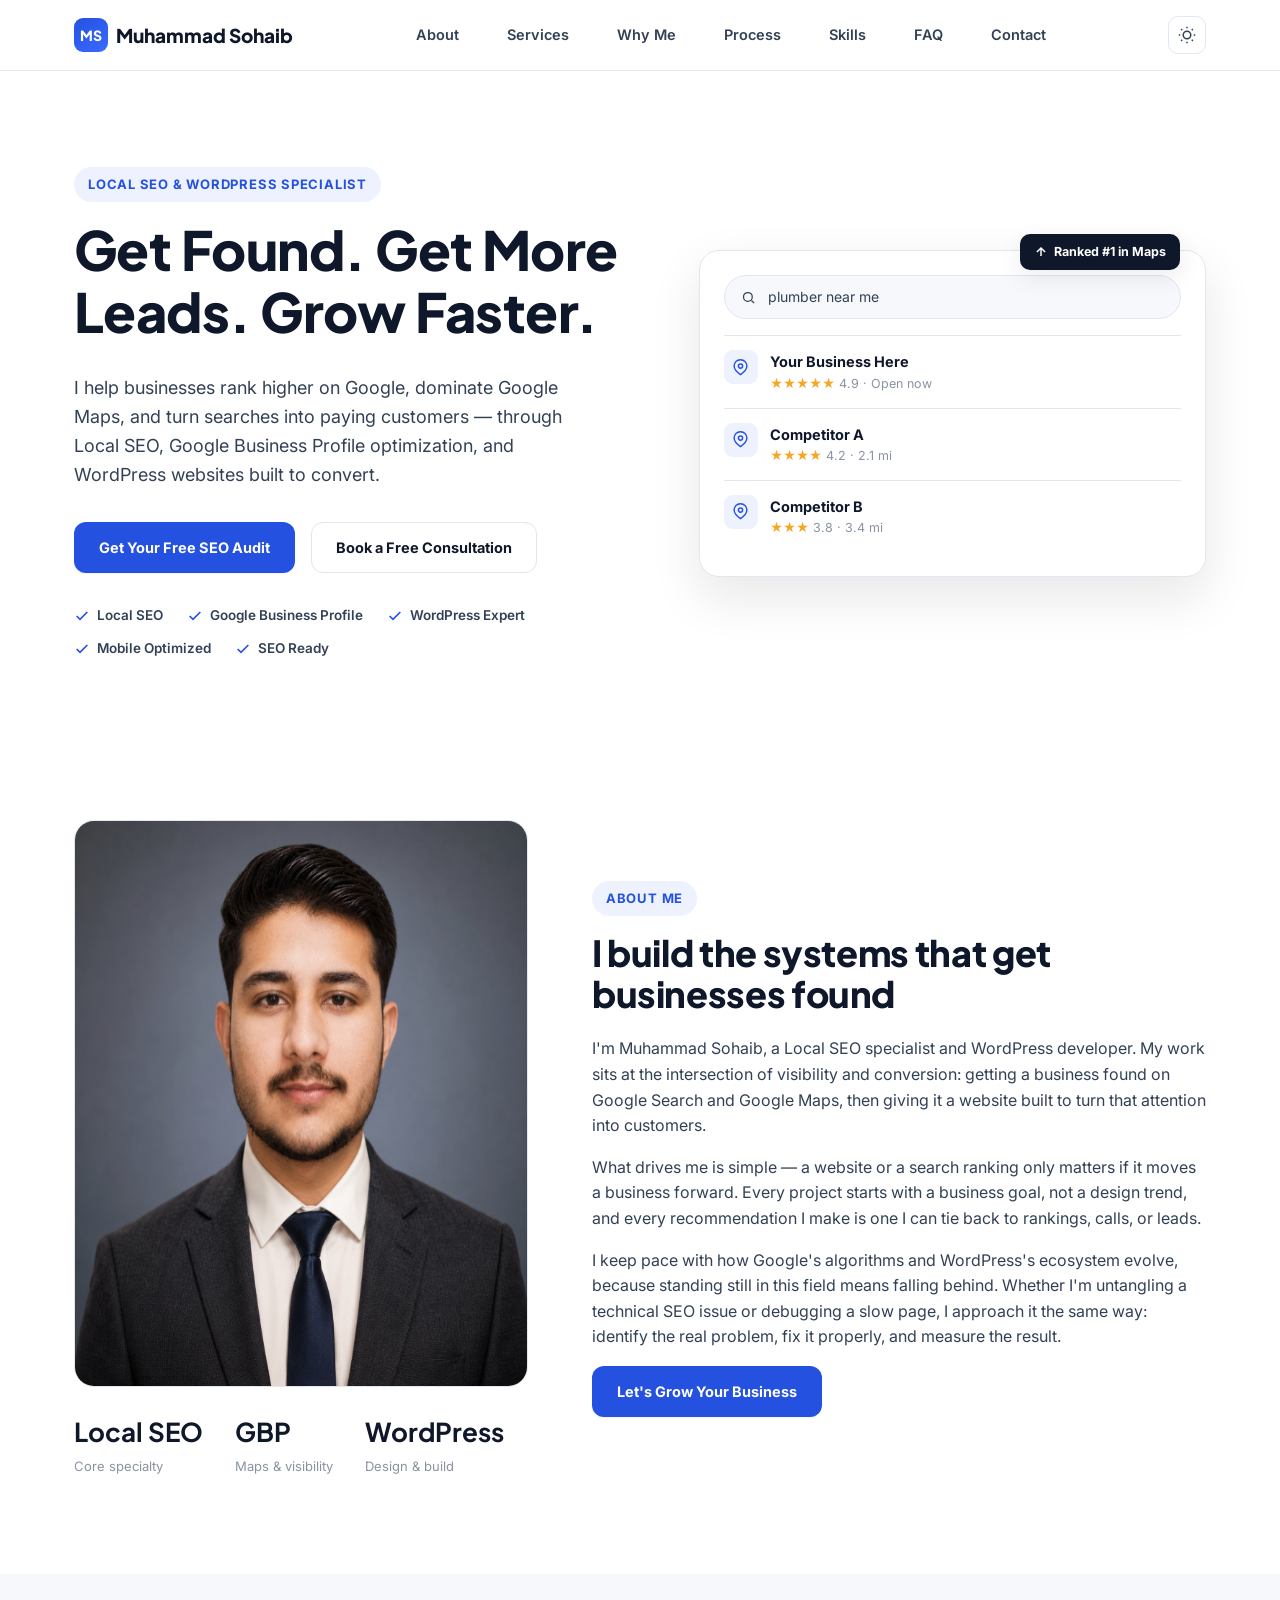
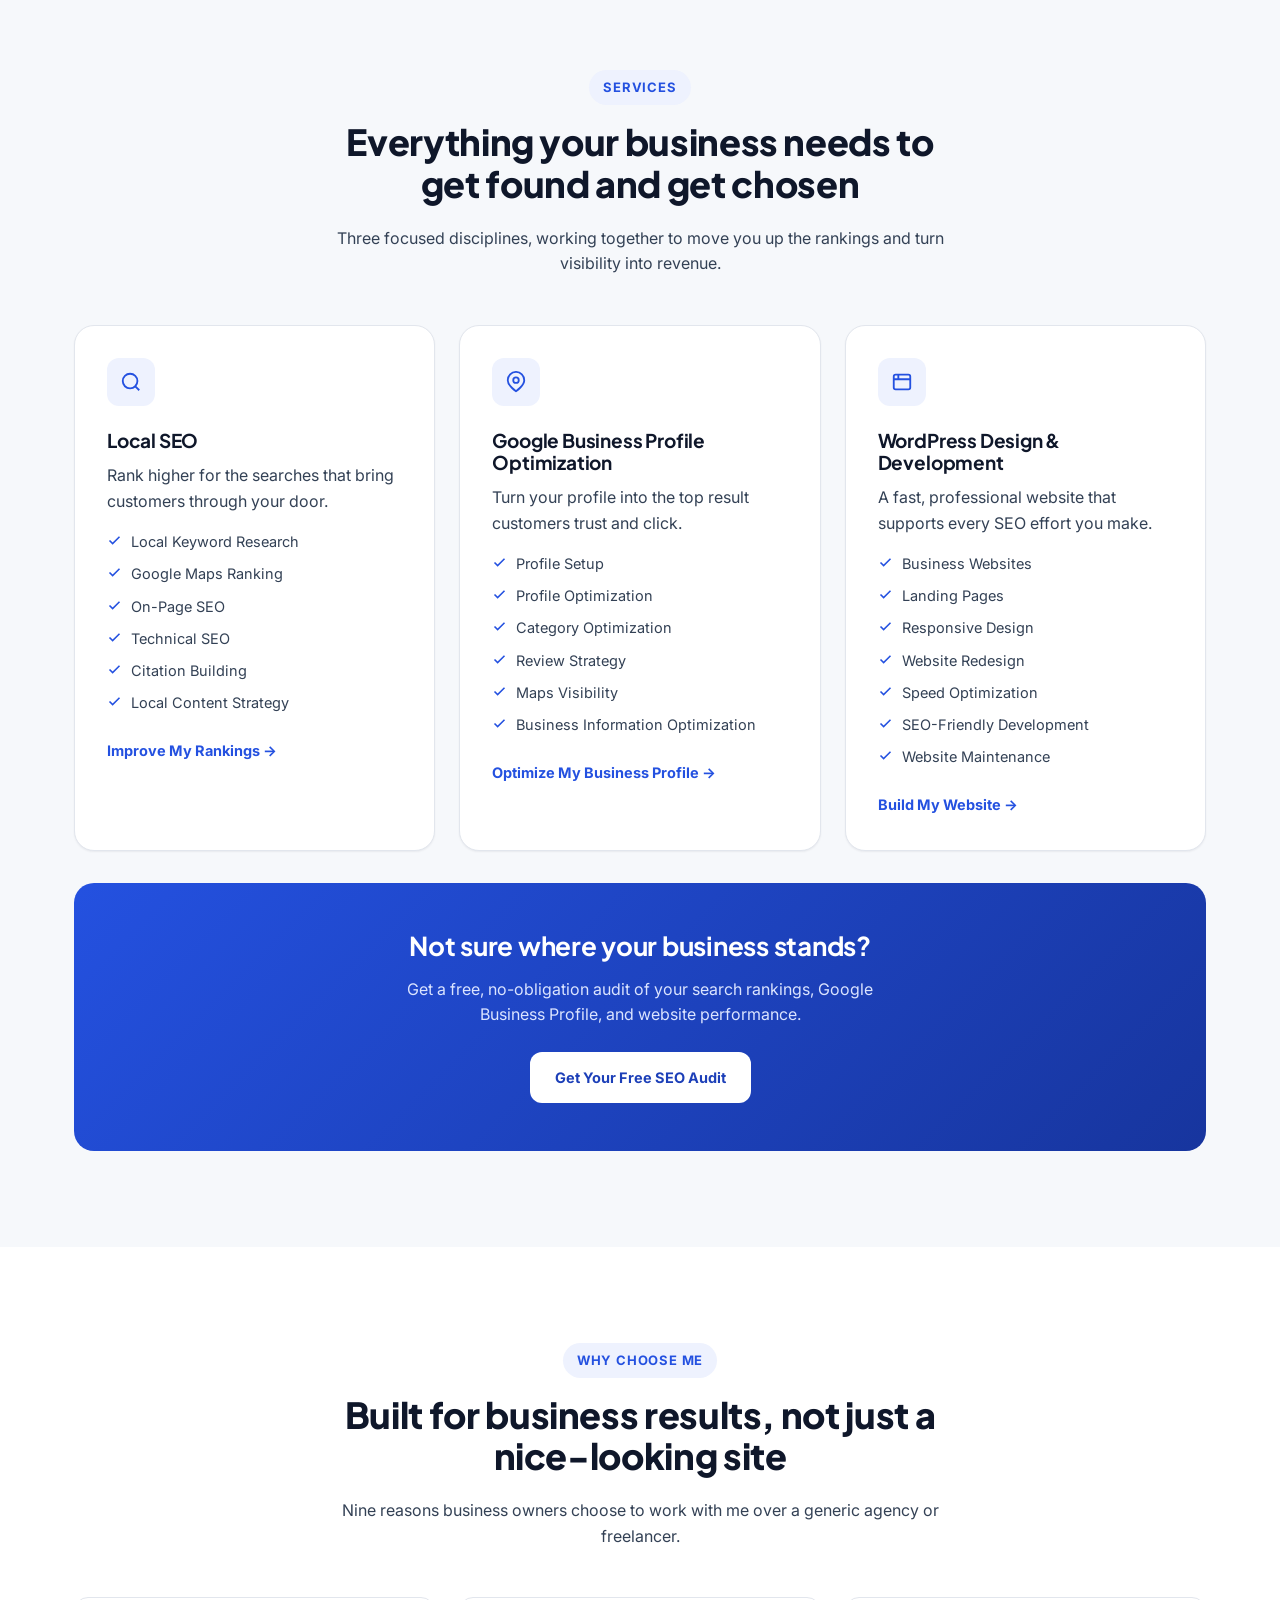
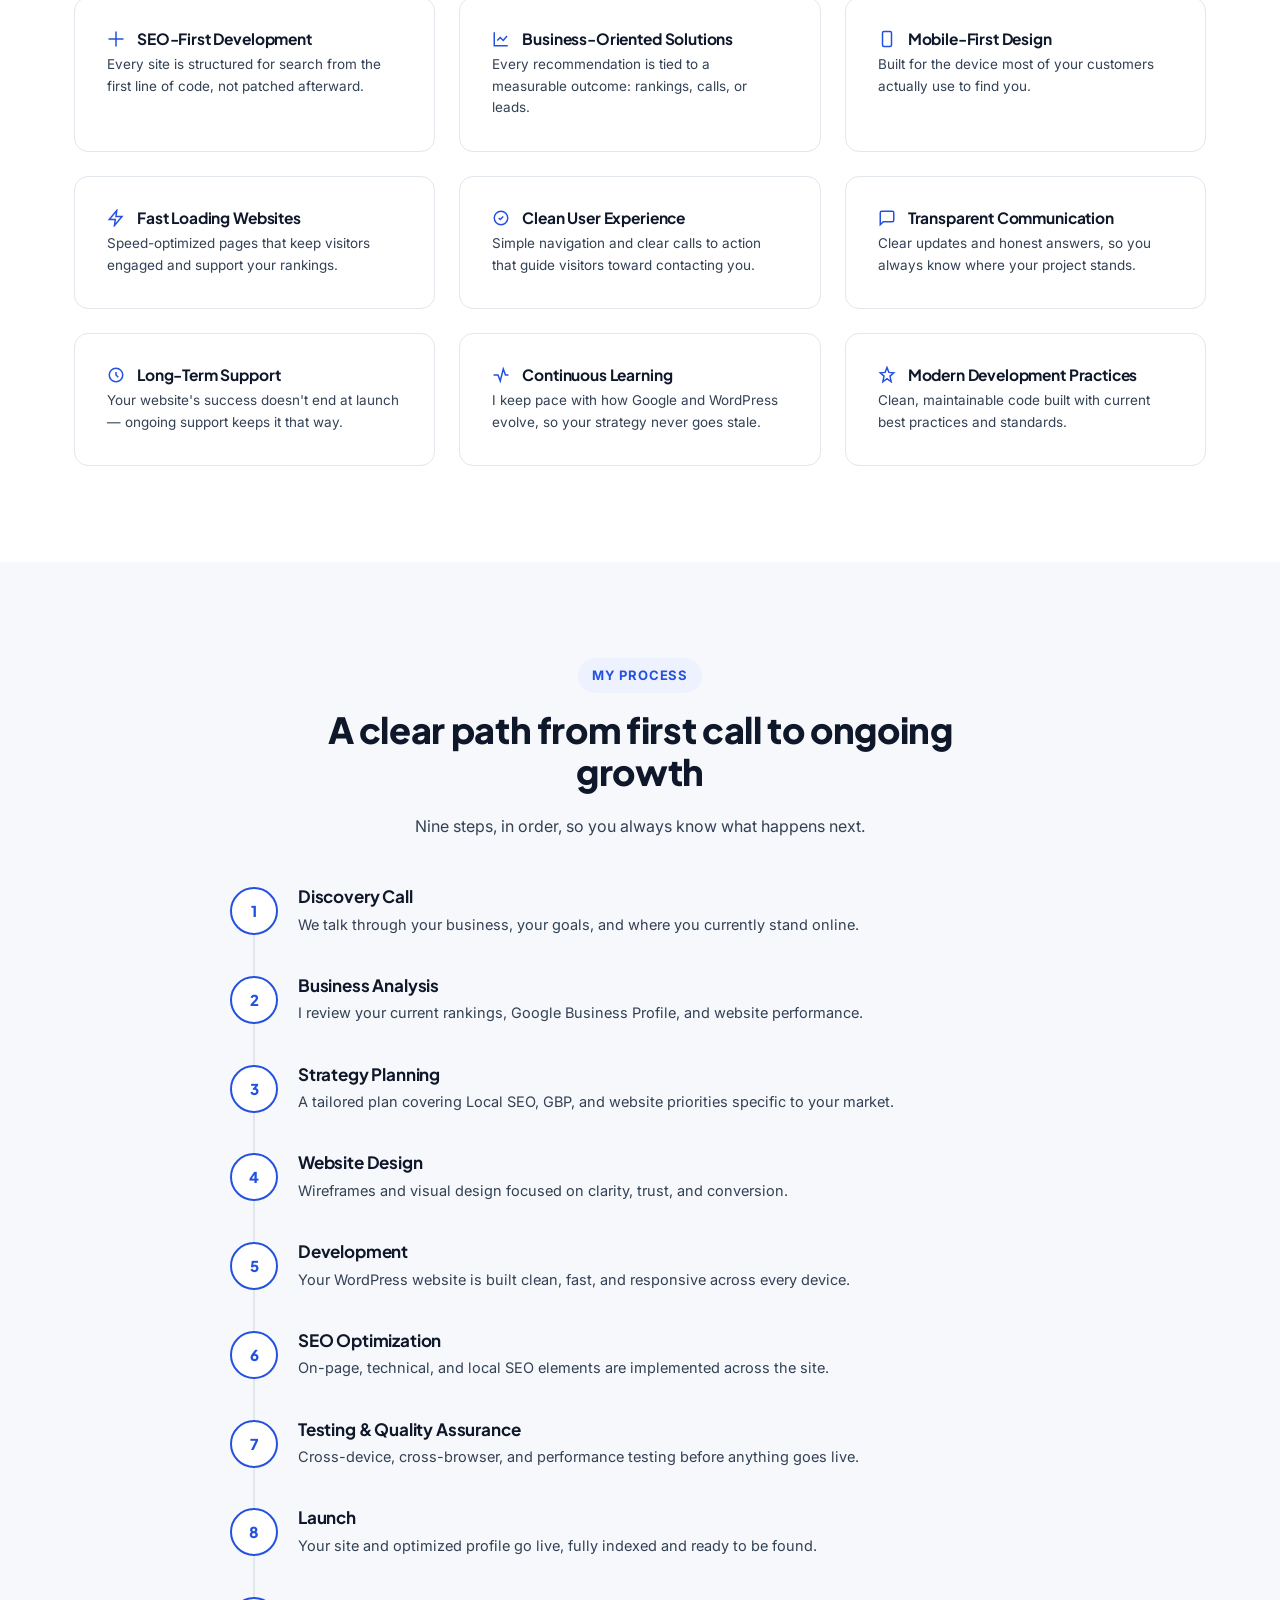
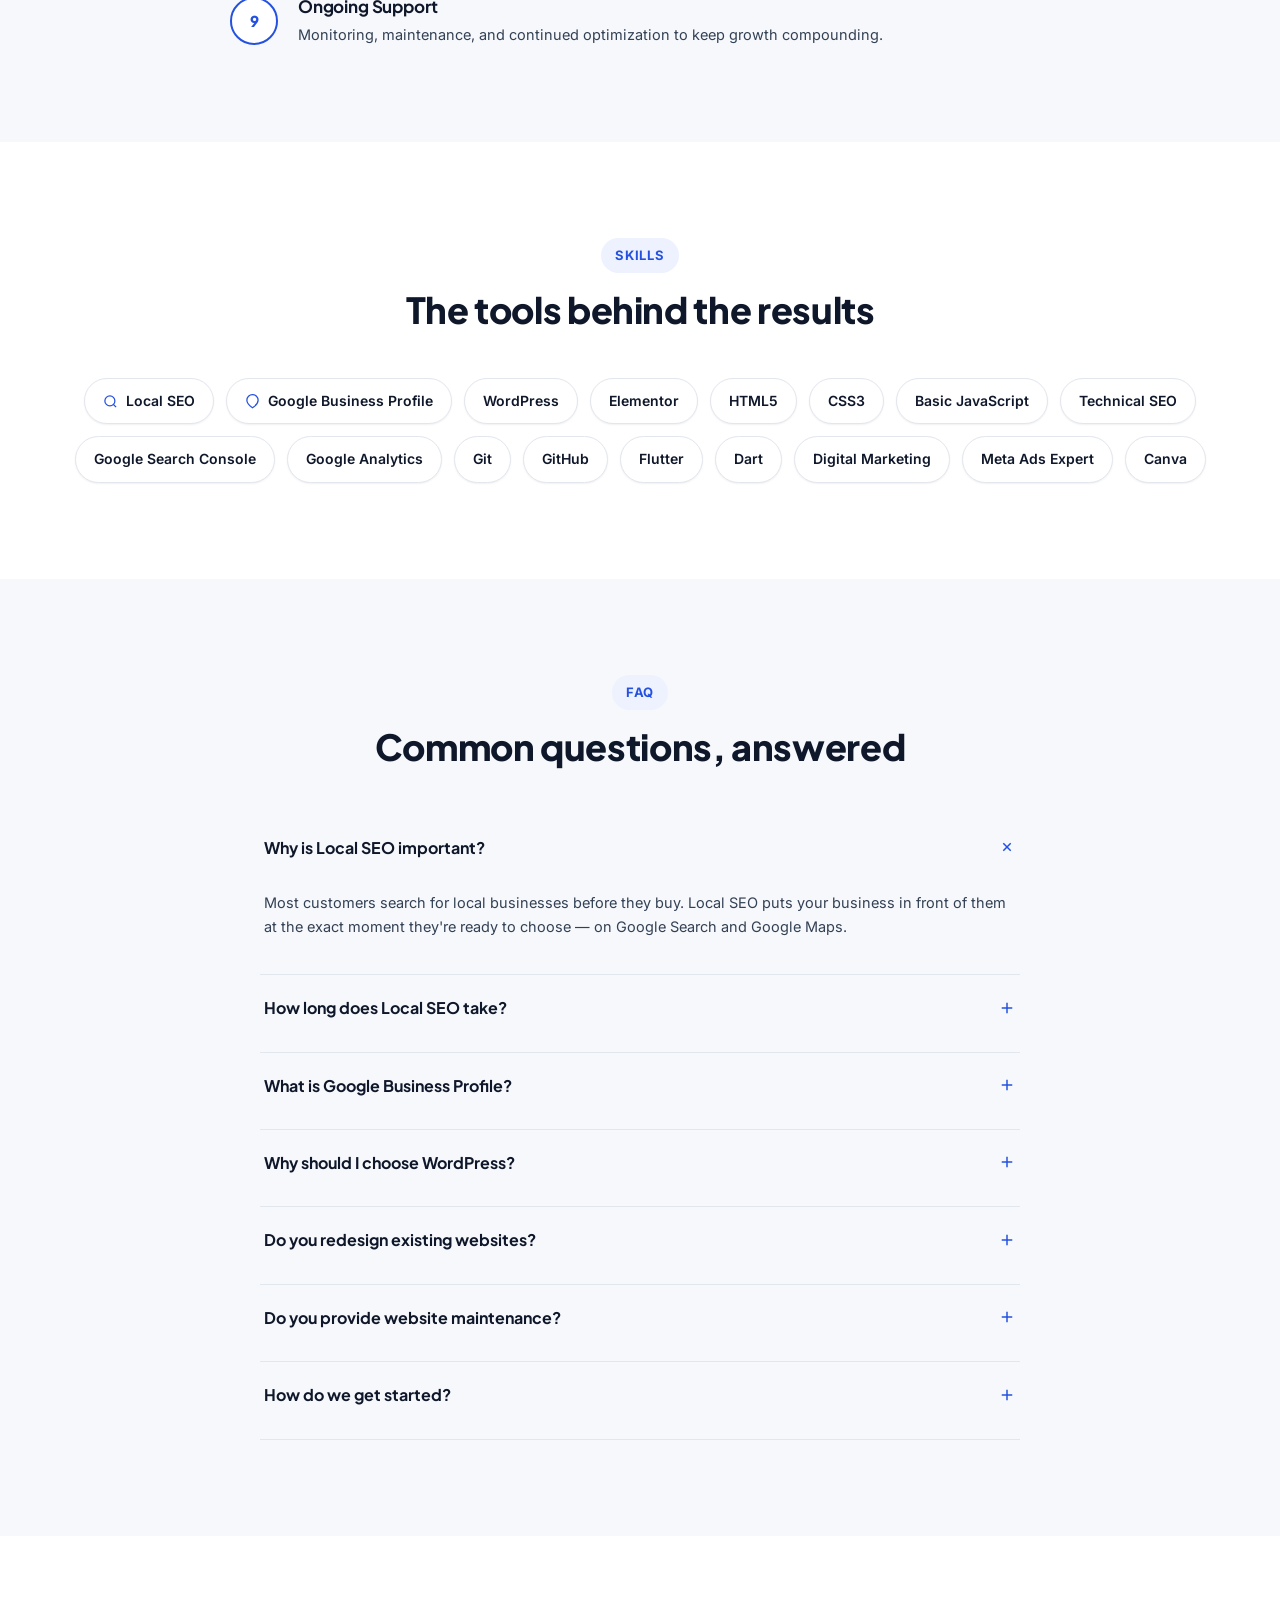
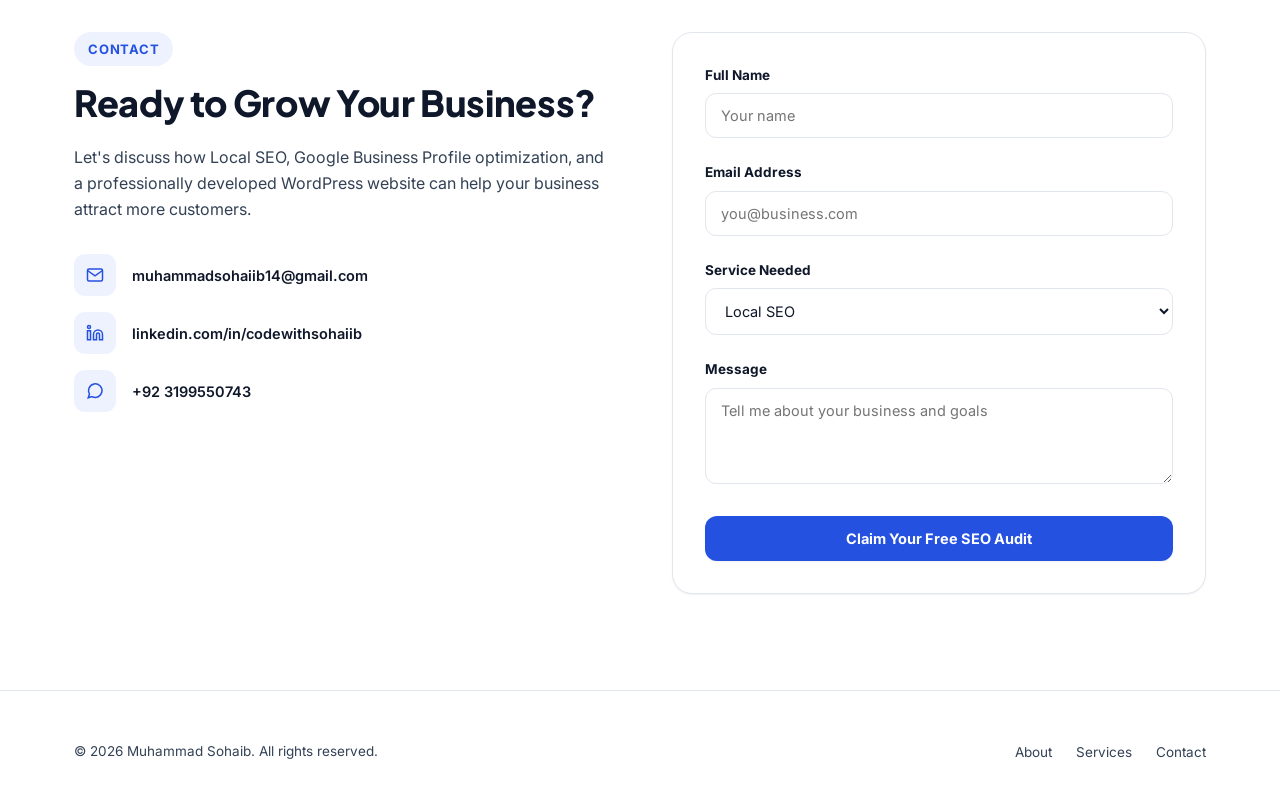
<file: portfolio/index.html>
<!DOCTYPE html>
<html lang="en">
<head>

<meta charset="UTF-8">
<meta name="viewport" content="width=device-width, initial-scale=1.0">

    <title>Muhammad Sohaib | Local SEO Specialist & WordPress Developer</title>
    
    <link rel="canonical" href="https://muhammad-sohaib-portfolio.netlify.app/">

    <meta name="description" content="Muhammad Sohaib is a Local SEO Specialist helping businesses improve Google Business Profile rankings, local search visibility, and WordPress websites with proven SEO strategies.">
    
    <meta name="robots" content="index, follow">

    <meta name="author" content="Muhammad Sohaib">

    <meta name="keywords" content="Muhammad Sohaib, Local SEO Specialist, Google Business Profile Expert, WordPress Developer, Technical SEO, On-Page SEO, Local SEO Pakistan">

    <!-- Google tag (gtag.js) -->
<script async src="https://www.googletagmanager.com/gtag/js?id=G-ZB91X9BX7Z"></script>
<script>
  window.dataLayer = window.dataLayer || [];
  function gtag(){dataLayer.push(arguments);}
  gtag('js', new Date());

  gtag('config', 'G-ZB91X9BX7Z');
</script>

    <!-- Structured Data -->
     <script type="application/ld+json">
{
  "@context": "https://schema.org",
  "@type": "Person",
  "name": "Muhammad Sohaib",
  "url": "https://muhammad-sohaib-portfolio.netlify.app/",
  "jobTitle": "SEO Specialist | Technical SEO | Local SEO | On-Page & Off-Page SEO | WordPress Designer & Developer | AI Automation",
  "description": "Muhammad Sohaib is an SEO Specialist, WordPress Designer & Developer, and AI Automation enthusiast helping businesses improve their online visibility through technical SEO, local SEO, WordPress websites, and workflow automation.",
  "image": "https://muhammad-sohaib-portfolio.netlify.app/assets/images/Professional%20photo.png",
  "sameAs": [
    "https://www.linkedin.com/in/codewithsohaiib",
    "https://github.com/code-with-sohaiib"
  ]
}
</script>

<!-- Open Graph -->
<meta property="og:type" content="website">
<meta property="og:url" content="https://muhammad-sohaib-portfolio.netlify.app/">
<meta property="og:site_name" content="Muhammad Sohaib">
<meta property="og:title" content="Muhammad Sohaib | Local SEO Specialist & Google Business Profile Expert">
<meta property="og:description" content="Get found. Get more leads. Grow faster. Local SEO, Google Business Profile optimization, and WordPress development built to grow your business.">
<meta property="og:image" content="https://muhammad-sohaib-portfolio.netlify.app/assets/images/og-image.jpg">
<meta property="og:image:width" content="1200">
<meta property="og:image:height" content="630">
<meta property="og:locale" content="en_US">

<!-- Twitter -->
<meta name="twitter:card" content="summary_large_image">
<meta name="twitter:title" content="Muhammad Sohaib | Local SEO Specialist & Google Business Profile Expert">
<meta name="twitter:description" content="Get found. Get more leads. Grow faster. Local SEO, Google Business Profile optimization, and WordPress development built to grow your business.">
<meta name="twitter:image" content="https://muhammad-sohaib-portfolio.netlify.app/assets/images/og-image.jpg">

<!-- PWA / Theme -->
<link rel="manifest" href="/assets/favicon/site.webmanifest">

<!-- Favicons -->
<link rel="icon" type="image/png" sizes="96x96" href="/assets/favicon/favicon-96x96.png">
<link rel="icon" type="image/svg+xml" href="/assets/favicon/favicon.svg">
<link rel="shortcut icon" href="/assets/favicon/favicon.ico">
<link rel="apple-touch-icon" sizes="180x180" href="/assets/favicon/apple-touch-icon.png">
<link rel="manifest" href="/assets/favicon/site.webmanifest">

<meta name="theme-color" content="#2563EB">

<!-- Fonts: preconnect + swap to avoid render blocking -->
<link rel="preconnect" href="https://fonts.googleapis.com">
<link rel="preconnect" href="https://fonts.gstatic.com" crossorigin>
<link href="https://fonts.googleapis.com/css2?family=Plus+Jakarta+Sans:wght@500;600;700;800&family=Inter:wght@400;500;600;700&display=swap" rel="stylesheet">

<!-- Stylesheet -->
<link rel="stylesheet" href="css/style.css">
</head>
<body>

<a class="skip-link" href="#main-content">Skip to main content</a>

<!-- Loading animation -->
<div id="page-loader" class="page-loader" aria-hidden="true">
  <div class="loader-mark"></div>
</div>

<header class="site-header">
  <div class="nav-inner">
    <a href="#top" class="brand" aria-label="Muhammad Sohaib — home">
      <span class="brand-mark" aria-hidden="true">MS</span> Muhammad Sohaib
    </a>

    <nav class="primary-nav" aria-label="Primary">
      <ul>
        <li><a href="#about">About</a></li>
        <li><a href="#services">Services</a></li>
        <li><a href="#why">Why Me</a></li>
        <li><a href="#process">Process</a></li>
        <li><a href="#skills">Skills</a></li>
        <li><a href="#faq">FAQ</a></li>
        <li><a href="#contact">Contact</a></li>
      </ul>
    </nav>

    <div class="nav-actions">
      <button class="icon-btn" id="theme-toggle" type="button" aria-label="Toggle dark mode" aria-pressed="false">
        <svg width="18" height="18" viewBox="0 0 24 24" fill="none" stroke="currentColor" stroke-width="2" aria-hidden="true">
          <circle cx="12" cy="12" r="5"/><path d="M12 1v2M12 21v2M4.2 4.2l1.4 1.4M18.4 18.4l1.4 1.4M1 12h2M21 12h2M4.2 19.8l1.4-1.4M18.4 5.6l1.4-1.4"/>
        </svg>
      </button>
      <button class="icon-btn hamburger" id="hamburger" type="button" aria-label="Open menu" aria-expanded="false" aria-controls="mobile-nav">
        <svg width="20" height="20" viewBox="0 0 24 24" fill="none" stroke="currentColor" stroke-width="2" aria-hidden="true">
          <path d="M3 6h18M3 12h18M3 18h18"/>
        </svg>
      </button>
    </div>
  </div>

  <nav id="mobile-nav" class="mobile-nav" aria-label="Mobile">
    <a href="#about">About</a>
    <a href="#services">Services</a>
    <a href="#why">Why Me</a>
    <a href="#process">Process</a>
    <a href="#skills">Skills</a>
    <a href="#faq">FAQ</a>
    <a href="#contact" class="btn btn-primary">Book a Free Consultation</a>
  </nav>
</header>

<main id="main-content">

  <!-- HERO -->
  <section id="top" class="hero" aria-labelledby="hero-h1">
    <div class="wrap hero-grid">
      <div class="hero-copy">
        <p class="eyebrow">Local SEO &amp; WordPress Specialist</p>
        <h1 id="hero-h1">Get Found. Get More Leads. Grow Faster.</h1>
        <p class="lede">I help businesses rank higher on Google, dominate Google Maps, and turn searches into paying customers &mdash; through Local SEO, Google Business Profile optimization, and WordPress websites built to convert.</p>

        <div class="hero-ctas">
          <a href="#contact" class="btn btn-primary">Get Your Free SEO Audit</a>
          <a href="#contact" class="btn btn-secondary">Book a Free Consultation</a>
        </div>

        <ul class="badges">
          <li class="badge"><svg width="16" height="16" viewBox="0 0 24 24" fill="none" stroke="currentColor" stroke-width="2.5" aria-hidden="true"><path d="M20 6L9 17l-5-5"/></svg>Local SEO</li>
          <li class="badge"><svg width="16" height="16" viewBox="0 0 24 24" fill="none" stroke="currentColor" stroke-width="2.5" aria-hidden="true"><path d="M20 6L9 17l-5-5"/></svg>Google Business Profile</li>
          <li class="badge"><svg width="16" height="16" viewBox="0 0 24 24" fill="none" stroke="currentColor" stroke-width="2.5" aria-hidden="true"><path d="M20 6L9 17l-5-5"/></svg>WordPress Expert</li>
          <li class="badge"><svg width="16" height="16" viewBox="0 0 24 24" fill="none" stroke="currentColor" stroke-width="2.5" aria-hidden="true"><path d="M20 6L9 17l-5-5"/></svg>Mobile Optimized</li>
          <li class="badge"><svg width="16" height="16" viewBox="0 0 24 24" fill="none" stroke="currentColor" stroke-width="2.5" aria-hidden="true"><path d="M20 6L9 17l-5-5"/></svg>SEO Ready</li>
        </ul>
      </div>

      <div class="hero-visual" role="img" aria-label="Mock Google Maps search result showing the business ranked first with a 4.9 star rating">
        <div class="glow" aria-hidden="true"></div>
        <p class="rank-tag" aria-hidden="true">
          <svg width="14" height="14" viewBox="0 0 24 24" fill="none" stroke="currentColor" stroke-width="2.5"><path d="M12 19V6M5 12l7-7 7 7"/></svg>
          Ranked #1 in Maps
        </p>
        <div class="mock-card" aria-hidden="true">
          <div class="mock-search">
            <svg width="15" height="15" viewBox="0 0 24 24" fill="none" stroke="currentColor" stroke-width="2"><circle cx="11" cy="11" r="7"/><path d="m21 21-4.3-4.3"/></svg>
            plumber near me
          </div>
          <div class="mock-result">
            <div class="mock-pin"><svg width="17" height="17" viewBox="0 0 24 24" fill="none" stroke="currentColor" stroke-width="2"><path d="M21 10c0 6-9 12-9 12s-9-6-9-12a9 9 0 1 1 18 0Z"/><circle cx="12" cy="10" r="3"/></svg></div>
            <div><div class="mock-name">Your Business Here</div><div class="mock-sub"><span class="stars">★★★★★</span> 4.9 &middot; Open now</div></div>
          </div>
          <div class="mock-result">
            <div class="mock-pin"><svg width="17" height="17" viewBox="0 0 24 24" fill="none" stroke="currentColor" stroke-width="2"><path d="M21 10c0 6-9 12-9 12s-9-6-9-12a9 9 0 1 1 18 0Z"/><circle cx="12" cy="10" r="3"/></svg></div>
            <div><div class="mock-name">Competitor A</div><div class="mock-sub"><span class="stars">★★★★</span> 4.2 &middot; 2.1 mi</div></div>
          </div>
          <div class="mock-result">
            <div class="mock-pin"><svg width="17" height="17" viewBox="0 0 24 24" fill="none" stroke="currentColor" stroke-width="2"><path d="M21 10c0 6-9 12-9 12s-9-6-9-12a9 9 0 1 1 18 0Z"/><circle cx="12" cy="10" r="3"/></svg></div>
            <div><div class="mock-name">Competitor B</div><div class="mock-sub"><span class="stars">★★★</span> 3.8 &middot; 3.4 mi</div></div>
          </div>
        </div>
      </div>
    </div>
  </section>

 <!-- ABOUT -->
<section id="about" aria-labelledby="about-h2">
  <div class="wrap about-grid">
    <div class="reveal">
      <img
        src="assets/images/Professional photo.png"
        alt="Muhammad Sohaib - Local SEO Specialist, Google Business Profile Expert and WordPress Developer"
        title="Muhammad Sohaib - Local SEO Specialist"
        class="about-portrait">

      <ul class="stat-row">
        <li class="stat"><b>Local SEO</b><span>Core specialty</span></li>
        <li class="stat"><b>GBP</b><span>Maps &amp; visibility</span></li>
        <li class="stat"><b>WordPress</b><span>Design &amp; build</span></li>
      </ul>
    </div>

    <div class="reveal">
      <p class="eyebrow">About Me</p>
      <h2 id="about-h2">I build the systems that get businesses found</h2>

      <p>I'm Muhammad Sohaib, a Local SEO specialist and WordPress developer. My work sits at the intersection of visibility and conversion: getting a business found on Google Search and Google Maps, then giving it a website built to turn that attention into customers.</p>

      <p>What drives me is simple &mdash; a website or a search ranking only matters if it moves a business forward. Every project starts with a business goal, not a design trend, and every recommendation I make is one I can tie back to rankings, calls, or leads.</p>

      <p>I keep pace with how Google's algorithms and WordPress's ecosystem evolve, because standing still in this field means falling behind. Whether I'm untangling a technical SEO issue or debugging a slow page, I approach it the same way: identify the real problem, fix it properly, and measure the result.</p>

      <a href="#contact" class="btn btn-primary">Let's Grow Your Business</a>
    </div>
  </div>
</section>
  <!-- SERVICES -->
  <section id="services" class="section-alt" aria-labelledby="services-h2">
    <div class="wrap">
      <div class="section-head reveal">
        <p class="eyebrow">Services</p>
        <h2 id="services-h2">Everything your business needs to get found and get chosen</h2>
        <p>Three focused disciplines, working together to move you up the rankings and turn visibility into revenue.</p>
      </div>

      <div class="grid grid-3">
        <article class="card reveal" aria-labelledby="svc-seo">
          <div class="card-icon" aria-hidden="true"><svg width="22" height="22" viewBox="0 0 24 24" fill="none" stroke="currentColor" stroke-width="2"><circle cx="11" cy="11" r="8"/><path d="m21 21-4.3-4.3"/></svg></div>
          <h3 id="svc-seo">Local SEO</h3>
          <p>Rank higher for the searches that bring customers through your door.</p>
          <ul class="card-list">
            <li><svg width="15" height="15" viewBox="0 0 24 24" fill="none" stroke="currentColor" stroke-width="2.5" aria-hidden="true"><path d="M20 6L9 17l-5-5"/></svg>Local Keyword Research</li>
            <li><svg width="15" height="15" viewBox="0 0 24 24" fill="none" stroke="currentColor" stroke-width="2.5" aria-hidden="true"><path d="M20 6L9 17l-5-5"/></svg>Google Maps Ranking</li>
            <li><svg width="15" height="15" viewBox="0 0 24 24" fill="none" stroke="currentColor" stroke-width="2.5" aria-hidden="true"><path d="M20 6L9 17l-5-5"/></svg>On-Page SEO</li>
            <li><svg width="15" height="15" viewBox="0 0 24 24" fill="none" stroke="currentColor" stroke-width="2.5" aria-hidden="true"><path d="M20 6L9 17l-5-5"/></svg>Technical SEO</li>
            <li><svg width="15" height="15" viewBox="0 0 24 24" fill="none" stroke="currentColor" stroke-width="2.5" aria-hidden="true"><path d="M20 6L9 17l-5-5"/></svg>Citation Building</li>
            <li><svg width="15" height="15" viewBox="0 0 24 24" fill="none" stroke="currentColor" stroke-width="2.5" aria-hidden="true"><path d="M20 6L9 17l-5-5"/></svg>Local Content Strategy</li>
          </ul>
          <a href="#contact" class="card-link">Improve My Rankings &rarr;</a>
        </article>

        <article class="card reveal" aria-labelledby="svc-gbp">
          <div class="card-icon" aria-hidden="true"><svg width="22" height="22" viewBox="0 0 24 24" fill="none" stroke="currentColor" stroke-width="2"><path d="M21 10c0 6-9 12-9 12s-9-6-9-12a9 9 0 1 1 18 0Z"/><circle cx="12" cy="10" r="3"/></svg></div>
          <h3 id="svc-gbp">Google Business Profile Optimization</h3>
          <p>Turn your profile into the top result customers trust and click.</p>
          <ul class="card-list">
            <li><svg width="15" height="15" viewBox="0 0 24 24" fill="none" stroke="currentColor" stroke-width="2.5" aria-hidden="true"><path d="M20 6L9 17l-5-5"/></svg>Profile Setup</li>
            <li><svg width="15" height="15" viewBox="0 0 24 24" fill="none" stroke="currentColor" stroke-width="2.5" aria-hidden="true"><path d="M20 6L9 17l-5-5"/></svg>Profile Optimization</li>
            <li><svg width="15" height="15" viewBox="0 0 24 24" fill="none" stroke="currentColor" stroke-width="2.5" aria-hidden="true"><path d="M20 6L9 17l-5-5"/></svg>Category Optimization</li>
            <li><svg width="15" height="15" viewBox="0 0 24 24" fill="none" stroke="currentColor" stroke-width="2.5" aria-hidden="true"><path d="M20 6L9 17l-5-5"/></svg>Review Strategy</li>
            <li><svg width="15" height="15" viewBox="0 0 24 24" fill="none" stroke="currentColor" stroke-width="2.5" aria-hidden="true"><path d="M20 6L9 17l-5-5"/></svg>Maps Visibility</li>
            <li><svg width="15" height="15" viewBox="0 0 24 24" fill="none" stroke="currentColor" stroke-width="2.5" aria-hidden="true"><path d="M20 6L9 17l-5-5"/></svg>Business Information Optimization</li>
          </ul>
          <a href="#contact" class="card-link">Optimize My Business Profile &rarr;</a>
        </article>

        <article class="card reveal" aria-labelledby="svc-wp">
          <div class="card-icon" aria-hidden="true"><svg width="22" height="22" viewBox="0 0 24 24" fill="none" stroke="currentColor" stroke-width="2"><rect x="3" y="4" width="18" height="16" rx="2"/><path d="M3 9h18M8 4v5"/></svg></div>
          <h3 id="svc-wp">WordPress Design &amp; Development</h3>
          <p>A fast, professional website that supports every SEO effort you make.</p>
          <ul class="card-list">
            <li><svg width="15" height="15" viewBox="0 0 24 24" fill="none" stroke="currentColor" stroke-width="2.5" aria-hidden="true"><path d="M20 6L9 17l-5-5"/></svg>Business Websites</li>
            <li><svg width="15" height="15" viewBox="0 0 24 24" fill="none" stroke="currentColor" stroke-width="2.5" aria-hidden="true"><path d="M20 6L9 17l-5-5"/></svg>Landing Pages</li>
            <li><svg width="15" height="15" viewBox="0 0 24 24" fill="none" stroke="currentColor" stroke-width="2.5" aria-hidden="true"><path d="M20 6L9 17l-5-5"/></svg>Responsive Design</li>
            <li><svg width="15" height="15" viewBox="0 0 24 24" fill="none" stroke="currentColor" stroke-width="2.5" aria-hidden="true"><path d="M20 6L9 17l-5-5"/></svg>Website Redesign</li>
            <li><svg width="15" height="15" viewBox="0 0 24 24" fill="none" stroke="currentColor" stroke-width="2.5" aria-hidden="true"><path d="M20 6L9 17l-5-5"/></svg>Speed Optimization</li>
            <li><svg width="15" height="15" viewBox="0 0 24 24" fill="none" stroke="currentColor" stroke-width="2.5" aria-hidden="true"><path d="M20 6L9 17l-5-5"/></svg>SEO-Friendly Development</li>
            <li><svg width="15" height="15" viewBox="0 0 24 24" fill="none" stroke="currentColor" stroke-width="2.5" aria-hidden="true"><path d="M20 6L9 17l-5-5"/></svg>Website Maintenance</li>
          </ul>
          <a href="#contact" class="card-link">Build My Website &rarr;</a>
        </article>
      </div>

      <div class="cta-banner reveal">
        <h3>Not sure where your business stands?</h3>
        <p>Get a free, no-obligation audit of your search rankings, Google Business Profile, and website performance.</p>
        <a href="#contact" class="btn btn-secondary">Get Your Free SEO Audit</a>
      </div>
    </div>
  </section>

  <!-- WHY CHOOSE ME -->
  <section id="why" aria-labelledby="why-h2">
    <div class="wrap">
      <div class="section-head reveal">
        <p class="eyebrow">Why Choose Me</p>
        <h2 id="why-h2">Built for business results, not just a nice-looking site</h2>
        <p>Nine reasons business owners choose to work with me over a generic agency or freelancer.</p>
      </div>

      <div class="feature-grid">
        <article class="feature reveal"><h3><svg width="18" height="18" viewBox="0 0 24 24" fill="none" stroke="#2451e0" stroke-width="2" aria-hidden="true"><path d="M12 2v20M2 12h20"/></svg>SEO-First Development</h3><p>Every site is structured for search from the first line of code, not patched afterward.</p></article>
        <article class="feature reveal"><h3><svg width="18" height="18" viewBox="0 0 24 24" fill="none" stroke="#2451e0" stroke-width="2" aria-hidden="true"><path d="M3 3v18h18"/><path d="m7 14 4-4 4 4 5-6"/></svg>Business-Oriented Solutions</h3><p>Every recommendation is tied to a measurable outcome: rankings, calls, or leads.</p></article>
        <article class="feature reveal"><h3><svg width="18" height="18" viewBox="0 0 24 24" fill="none" stroke="#2451e0" stroke-width="2" aria-hidden="true"><rect x="6" y="2" width="12" height="20" rx="2"/></svg>Mobile-First Design</h3><p>Built for the device most of your customers actually use to find you.</p></article>
        <article class="feature reveal"><h3><svg width="18" height="18" viewBox="0 0 24 24" fill="none" stroke="#2451e0" stroke-width="2" aria-hidden="true"><path d="M13 2 3 14h8l-1 8 10-12h-8z"/></svg>Fast Loading Websites</h3><p>Speed-optimized pages that keep visitors engaged and support your rankings.</p></article>
        <article class="feature reveal"><h3><svg width="18" height="18" viewBox="0 0 24 24" fill="none" stroke="#2451e0" stroke-width="2" aria-hidden="true"><circle cx="12" cy="12" r="9"/><path d="M9 12l2 2 4-4"/></svg>Clean User Experience</h3><p>Simple navigation and clear calls to action that guide visitors toward contacting you.</p></article>
        <article class="feature reveal"><h3><svg width="18" height="18" viewBox="0 0 24 24" fill="none" stroke="#2451e0" stroke-width="2" aria-hidden="true"><path d="M21 15a2 2 0 0 1-2 2H7l-4 4V5a2 2 0 0 1 2-2h14a2 2 0 0 1 2 2z"/></svg>Transparent Communication</h3><p>Clear updates and honest answers, so you always know where your project stands.</p></article>
        <article class="feature reveal"><h3><svg width="18" height="18" viewBox="0 0 24 24" fill="none" stroke="#2451e0" stroke-width="2" aria-hidden="true"><path d="M12 8v4l3 3"/><circle cx="12" cy="12" r="9"/></svg>Long-Term Support</h3><p>Your website's success doesn't end at launch &mdash; ongoing support keeps it that way.</p></article>
        <article class="feature reveal"><h3><svg width="18" height="18" viewBox="0 0 24 24" fill="none" stroke="#2451e0" stroke-width="2" aria-hidden="true"><path d="M2 12h6l3 8 4-16 3 8h4"/></svg>Continuous Learning</h3><p>I keep pace with how Google and WordPress evolve, so your strategy never goes stale.</p></article>
        <article class="feature reveal"><h3><svg width="18" height="18" viewBox="0 0 24 24" fill="none" stroke="#2451e0" stroke-width="2" aria-hidden="true"><path d="m12 2 2.5 6.5L21 9l-5 4.5L17.5 21 12 17l-5.5 4L8 13.5 3 9l6.5-.5z"/></svg>Modern Development Practices</h3><p>Clean, maintainable code built with current best practices and standards.</p></article>
      </div>
    </div>
  </section>

  <!-- PROCESS -->
  <section id="process" class="section-alt" aria-labelledby="process-h2">
    <div class="wrap">
      <div class="section-head reveal">
        <p class="eyebrow">My Process</p>
        <h2 id="process-h2">A clear path from first call to ongoing growth</h2>
        <p>Nine steps, in order, so you always know what happens next.</p>
      </div>

      <ol class="timeline">
        <li class="t-item reveal"><span class="t-num" aria-hidden="true">1</span><h3>Discovery Call</h3><p>We talk through your business, your goals, and where you currently stand online.</p></li>
        <li class="t-item reveal"><span class="t-num" aria-hidden="true">2</span><h3>Business Analysis</h3><p>I review your current rankings, Google Business Profile, and website performance.</p></li>
        <li class="t-item reveal"><span class="t-num" aria-hidden="true">3</span><h3>Strategy Planning</h3><p>A tailored plan covering Local SEO, GBP, and website priorities specific to your market.</p></li>
        <li class="t-item reveal"><span class="t-num" aria-hidden="true">4</span><h3>Website Design</h3><p>Wireframes and visual design focused on clarity, trust, and conversion.</p></li>
        <li class="t-item reveal"><span class="t-num" aria-hidden="true">5</span><h3>Development</h3><p>Your WordPress website is built clean, fast, and responsive across every device.</p></li>
        <li class="t-item reveal"><span class="t-num" aria-hidden="true">6</span><h3>SEO Optimization</h3><p>On-page, technical, and local SEO elements are implemented across the site.</p></li>
        <li class="t-item reveal"><span class="t-num" aria-hidden="true">7</span><h3>Testing &amp; Quality Assurance</h3><p>Cross-device, cross-browser, and performance testing before anything goes live.</p></li>
        <li class="t-item reveal"><span class="t-num" aria-hidden="true">8</span><h3>Launch</h3><p>Your site and optimized profile go live, fully indexed and ready to be found.</p></li>
        <li class="t-item reveal"><span class="t-num" aria-hidden="true">9</span><h3>Ongoing Support</h3><p>Monitoring, maintenance, and continued optimization to keep growth compounding.</p></li>
      </ol>
    </div>
  </section>

  <!-- SKILLS -->
  <section id="skills" aria-labelledby="skills-h2">
    <div class="wrap">
      <div class="section-head reveal">
        <p class="eyebrow">Skills</p>
        <h2 id="skills-h2">The tools behind the results</h2>
      </div>

      <ul class="skill-cloud reveal">
        <li class="skill-pill"><svg width="15" height="15" viewBox="0 0 24 24" fill="none" stroke="currentColor" stroke-width="2" aria-hidden="true"><circle cx="11" cy="11" r="8"/><path d="m21 21-4.3-4.3"/></svg>Local SEO</li>
        <li class="skill-pill"><svg width="15" height="15" viewBox="0 0 24 24" fill="none" stroke="currentColor" stroke-width="2" aria-hidden="true"><path d="M21 10c0 6-9 12-9 12s-9-6-9-12a9 9 0 1 1 18 0Z"/></svg>Google Business Profile</li>
        <li class="skill-pill">WordPress</li>
        <li class="skill-pill">Elementor</li>
        <li class="skill-pill">HTML5</li>
        <li class="skill-pill">CSS3</li>
        <li class="skill-pill">Basic JavaScript</li>
        <li class="skill-pill">Technical SEO</li>
        <li class="skill-pill">Google Search Console</li>
        <li class="skill-pill">Google Analytics</li>
        <li class="skill-pill">Git</li>
        <li class="skill-pill">GitHub</li>
        <li class="skill-pill">Flutter</li>
        <li class="skill-pill">Dart</li>
        <li class="skill-pill">Digital Marketing</li>
        <li class="skill-pill">Meta Ads Expert</li>
        <li class="skill-pill">Canva</li>
      </ul>
    </div>
  </section>

  <!-- FAQ -->
  <section id="faq" class="section-alt" aria-labelledby="faq-h2">
    <div class="wrap">
      <div class="section-head reveal">
        <p class="eyebrow">FAQ</p>
        <h2 id="faq-h2">Common questions, answered</h2>
      </div>

      <div class="faq reveal">
        <div class="faq-item is-open">
          <h3><button class="faq-q" aria-expanded="true" aria-controls="faq-a-1" id="faq-q-1">Why is Local SEO important?<svg width="18" height="18" viewBox="0 0 24 24" fill="none" stroke="currentColor" stroke-width="2" aria-hidden="true"><path d="M12 5v14M5 12h14"/></svg></button></h3>
          <div class="faq-a" id="faq-a-1" role="region" aria-labelledby="faq-q-1"><p>Most customers search for local businesses before they buy. Local SEO puts your business in front of them at the exact moment they're ready to choose &mdash; on Google Search and Google Maps.</p></div>
        </div>
        <div class="faq-item">
          <h3><button class="faq-q" aria-expanded="false" aria-controls="faq-a-2" id="faq-q-2">How long does Local SEO take?<svg width="18" height="18" viewBox="0 0 24 24" fill="none" stroke="currentColor" stroke-width="2" aria-hidden="true"><path d="M12 5v14M5 12h14"/></svg></button></h3>
          <div class="faq-a" id="faq-a-2" role="region" aria-labelledby="faq-q-2"><p>Most businesses see measurable movement in rankings and visibility within 60&ndash;90 days, with stronger, more durable results building over 4&ndash;6 months of consistent optimization.</p></div>
        </div>
        <div class="faq-item">
          <h3><button class="faq-q" aria-expanded="false" aria-controls="faq-a-3" id="faq-q-3">What is Google Business Profile?<svg width="18" height="18" viewBox="0 0 24 24" fill="none" stroke="currentColor" stroke-width="2" aria-hidden="true"><path d="M12 5v14M5 12h14"/></svg></button></h3>
          <div class="faq-a" id="faq-a-3" role="region" aria-labelledby="faq-q-3"><p>It's the free business listing that appears in Google Search and Maps, showing your hours, reviews, photos, and location. A well-optimized profile is often the first thing a potential customer sees.</p></div>
        </div>
        <div class="faq-item">
          <h3><button class="faq-q" aria-expanded="false" aria-controls="faq-a-4" id="faq-q-4">Why should I choose WordPress?<svg width="18" height="18" viewBox="0 0 24 24" fill="none" stroke="currentColor" stroke-width="2" aria-hidden="true"><path d="M12 5v14M5 12h14"/></svg></button></h3>
          <div class="faq-a" id="faq-a-4" role="region" aria-labelledby="faq-q-4"><p>WordPress is flexible, SEO-friendly, and easy to manage long-term, giving you a website that can grow and adapt as your business does &mdash; without being locked into a proprietary platform.</p></div>
        </div>
        <div class="faq-item">
          <h3><button class="faq-q" aria-expanded="false" aria-controls="faq-a-5" id="faq-q-5">Do you redesign existing websites?<svg width="18" height="18" viewBox="0 0 24 24" fill="none" stroke="currentColor" stroke-width="2" aria-hidden="true"><path d="M12 5v14M5 12h14"/></svg></button></h3>
          <div class="faq-a" id="faq-a-5" role="region" aria-labelledby="faq-q-5"><p>Yes. I regularly rebuild and modernize existing sites &mdash; improving design, speed, and SEO structure while preserving what's already working.</p></div>
        </div>
        <div class="faq-item">
          <h3><button class="faq-q" aria-expanded="false" aria-controls="faq-a-6" id="faq-q-6">Do you provide website maintenance?<svg width="18" height="18" viewBox="0 0 24 24" fill="none" stroke="currentColor" stroke-width="2" aria-hidden="true"><path d="M12 5v14M5 12h14"/></svg></button></h3>
          <div class="faq-a" id="faq-a-6" role="region" aria-labelledby="faq-q-6"><p>Yes. Ongoing support is part of my process, covering updates, monitoring, and continued optimization after launch.</p></div>
        </div>
        <div class="faq-item">
          <h3><button class="faq-q" aria-expanded="false" aria-controls="faq-a-7" id="faq-q-7">How do we get started?<svg width="18" height="18" viewBox="0 0 24 24" fill="none" stroke="currentColor" stroke-width="2" aria-hidden="true"><path d="M12 5v14M5 12h14"/></svg></button></h3>
          <div class="faq-a" id="faq-a-7" role="region" aria-labelledby="faq-q-7"><p>Start with a free SEO audit or book a free consultation using the contact form below. We'll discuss your goals and map out the right next step.</p></div>
        </div>
      </div>
    </div>
  </section>

  <!-- CONTACT -->
  <section id="contact" aria-labelledby="contact-h2">
    <div class="wrap contact-grid">
      <div class="reveal">
        <p class="eyebrow">Contact</p>
        <h2 id="contact-h2">Ready to Grow Your Business?</h2>
        <p>Let's discuss how Local SEO, Google Business Profile optimization, and a professionally developed WordPress website can help your business attract more customers.</p>

        <ul class="contact-list">
          <li><span class="c-icon" aria-hidden="true"><svg width="18" height="18" viewBox="0 0 24 24" fill="none" stroke="currentColor" stroke-width="2"><rect x="2" y="4" width="20" height="16" rx="2"/><path d="m22 6-10 7L2 6"/></svg></span><a href="mailto:muhammadsohaiib14@gmail.com">muhammadsohaiib14@gmail.com
            </a></li>
          <li>
  <span class="c-icon" aria-hidden="true">
    <svg width="18" height="18" viewBox="0 0 24 24" fill="none" stroke="currentColor" stroke-width="2">
      <path d="M16 8a6 6 0 0 1 6 6v7h-4v-7a2 2 0 0 0-4 0v7h-4v-7a6 6 0 0 1 6-6z"/>
      <rect x="2" y="9" width="4" height="12"/>
      <circle cx="4" cy="4" r="2"/>
    </svg>
  </span>
  <a href="https://www.linkedin.com/in/codewithsohaiib" target="_blank" rel="noopener noreferrer">
    linkedin.com/in/codewithsohaiib
  </a>
</li>
          
          <li><span class="c-icon" aria-hidden="true"><svg width="18" height="18" viewBox="0 0 24 24" fill="none" stroke="currentColor" stroke-width="2"><path d="M3 21l1.6-4.9A9 9 0 1 1 8 19.4z"/></svg></span><a href="https://wa.me/923199550743" target="_blank" rel="noopener noreferrer">
  +92 3199550743
</a></li>
        </ul>
      </div>

      <div class="card reveal">
        <form id="contact-form" novalidate
      action="https://script.google.com/macros/s/AKfycbw_oB2jcoZqDWvgGQj7FnqaumF5sq_SjyTf6Ul7bWOpMQjKinRHQ41J2hwy-CpUML5D/exec"
      method="POST">
          <div class="form-field">
            <label for="fname">Full Name</label>
            <input type="text" id="fname" name="fname" placeholder="Your name" autocomplete="name" required>
            <span class="error-text">Please enter your name.</span>
          </div>
          <div class="form-field">
            <label for="femail">Email Address</label>
            <input type="email" id="femail" name="femail" placeholder="you@business.com" autocomplete="email" required>
            <span class="error-text">Please enter a valid email address.</span>
          </div>
          <div class="form-field">
            <label for="fservice">Service Needed</label>
            <select id="fservice" name="fservice">
              <option>Local SEO</option>
              <option>Google Business Profile Optimization</option>
              <option>WordPress Design &amp; Development</option>
              <option>Not Sure Yet</option>
            </select>
          </div>
          <div class="form-field">
            <label for="fmessage">Message</label>
            <textarea id="fmessage" name="fmessage" rows="4" placeholder="Tell me about your business and goals" required></textarea>
            <span class="error-text">Please tell me a bit about your project.</span>
          </div>
          <button type="submit" class="btn btn-primary btn-block">Claim Your Free SEO Audit</button>
          <p class="form-status" id="form-status" role="status" aria-live="polite"></p>
        </form>
      </div>
    </div>
  </section>

</main>

<footer class="site-footer">
  <div class="wrap footer-inner">
    <p>&copy; <span id="year"></span> Muhammad Sohaib. All rights reserved.</p>
    <ul class="footer-links">
      <li><a href="#about">About</a></li>
      <li><a href="#services">Services</a></li>
      <li><a href="#contact">Contact</a></li>
    </ul>
  </div>
</footer>

<button class="back-to-top" id="back-to-top" type="button" aria-label="Back to top">
  <svg width="18" height="18" viewBox="0 0 24 24" fill="none" stroke="currentColor" stroke-width="2.5" aria-hidden="true"><path d="M12 19V6M5 12l7-7 7 7"/></svg>
</button>

<script src="js/script.js" defer></script>

<script>
const form = document.getElementById("contact-form");
const status = document.getElementById("form-status");

form.addEventListener("submit", async function(e) {
    e.preventDefault();

    const submitButton = form.querySelector("button[type='submit']");
    const originalText = submitButton.textContent;

    submitButton.disabled = true;
    submitButton.textContent = "Submitting...";

    status.textContent = "";

    try {

        const formData = new FormData(form);

        await fetch(form.action, {
            method: "POST",
            body: formData,
            mode: "no-cors"
        });

        status.style.color = "#16a34a";
        status.textContent =
            "✅ Thank you! Your Free SEO Audit request has been received. I'll contact you within 24 hours.";

        form.reset();

    } catch (error) {

        status.style.color = "#dc2626";
        status.textContent =
            "❌ Something went wrong. Please try again.";

    } finally {

        submitButton.disabled = false;
        submitButton.textContent = originalText;

    }
});
</script>
</body>
</html>
</file>
<file: portfolio/css/style.css>
/* ==========================================================================
   Muhammad Sohaib — Portfolio Stylesheet
   Table of Contents:
   1.  Custom Properties (Design Tokens)
   2.  Reset & Base
   3.  Typography
   4.  Layout Utilities
   5.  Buttons
   6.  Navigation
   7.  Hero
   8.  Cards / Sections
   9.  About
   10. Services
   11. Why Choose Me
   12. Process Timeline
   13. Skills
   14. FAQ
   15. CTA Banner
   16. Contact
   17. Footer
   18. Back-to-top / Loader
   19. Scroll Reveal
   20. Responsive Breakpoints (mobile-first)
   21. Accessibility / Reduced Motion
   ========================================================================== */

/* -------------------------------------------------------------------------
   1. Custom Properties
   ------------------------------------------------------------------------- */
:root {
  /* Colors */
  --color-white: #ffffff;
  --color-gray-50: #f6f8fb;
  --color-gray-100: #eef1f6;
  --color-gray-200: #e2e6ed;
  --color-gray-400: #8b93a3;
  --color-ink-900: #0f172a;
  --color-ink-700: #334155;
  --color-blue-600: #2451e0;
  --color-blue-700: #1c3fb8;
  --color-blue-50: #eef2fe;
  --color-success: #1a9c5c;
  --color-error: #d1414a;
  --color-star: #f5a623;

  /* Semantic aliases (theme-able) */
  --bg-page: var(--color-white);
  --bg-section-alt: var(--color-gray-50);
  --bg-surface: var(--color-white);
  --border-color: var(--color-gray-200);
  --text-heading: var(--color-ink-900);
  --text-body: var(--color-ink-700);
  --text-muted: var(--color-gray-400);
  --accent: var(--color-blue-600);
  --accent-hover: var(--color-blue-700);
  --accent-tint: var(--color-blue-50);

  /* Elevation */
  --shadow-sm: 0 1px 2px rgba(15, 23, 42, .06);
  --shadow-md: 0 8px 24px rgba(15, 23, 42, .08);
  --shadow-lg: 0 20px 50px rgba(15, 23, 42, .10);

  /* Radius */
  --radius-sm: 10px;
  --radius-md: 14px;
  --radius-lg: 20px;
  --radius-pill: 999px;

  /* Spacing scale (4px base) */
  --space-1: 4px;
  --space-2: 8px;
  --space-3: 12px;
  --space-4: 16px;
  --space-5: 24px;
  --space-6: 32px;
  --space-7: 48px;
  --space-8: 64px;
  --space-9: 96px;

  /* Typography */
  --font-display: 'Plus Jakarta Sans', system-ui, sans-serif;
  --font-body: 'Inter', system-ui, sans-serif;
  --fs-body: 16px;
  --fs-sm: 13.5px;
  --fs-md: 14.5px;
  --fs-lg: 18px;
  --fs-h1: clamp(32px, 6vw, 54px);
  --fs-h2: clamp(26px, 4vw, 36px);
  --fs-h3: 19px;
  --lh-body: 1.6;
  --lh-heading: 1.15;

  /* Layout */
  --maxw: 1180px;
  --gutter: 24px;

  /* Motion */
  --ease: cubic-bezier(.4, 0, .2, 1);
  --duration-fast: .2s;
  --duration-med: .35s;
  --duration-slow: .6s;
}

[data-theme='dark'] {
  --bg-page: #0b1120;
  --bg-section-alt: #0f1626;
  --bg-surface: #101a30;
  --border-color: #212b42;
  --text-heading: #f3f6fb;
  --text-body: #c4cbdb;
  --text-muted: #7c8aa8;
  --accent-tint: #101c3d;
  --shadow-sm: 0 1px 2px rgba(0, 0, 0, .3);
  --shadow-md: 0 8px 24px rgba(0, 0, 0, .35);
  --shadow-lg: 0 20px 50px rgba(0, 0, 0, .45);
}

/* -------------------------------------------------------------------------
   2. Reset & Base
   ------------------------------------------------------------------------- */
*, *::before, *::after { box-sizing: border-box; }

html {
  scroll-behavior: smooth;
  -webkit-text-size-adjust: 100%;
}

body {
  margin: 0;
  background: var(--bg-page);
  color: var(--text-heading);
  font-family: var(--font-body);
  font-size: var(--fs-body);
  line-height: var(--lh-body);
  -webkit-font-smoothing: antialiased;
  transition: background var(--duration-med) var(--ease), color var(--duration-med) var(--ease);
}

img, svg { display: block; max-width: 100%; }
a { color: inherit; text-decoration: none; }
ul { margin: 0; }
button { font-family: inherit; }

:focus-visible {
  outline: 3px solid var(--accent);
  outline-offset: 3px;
  border-radius: 6px;
}

/* -------------------------------------------------------------------------
   3. Typography
   ------------------------------------------------------------------------- */
h1, h2, h3, h4 {
  font-family: var(--font-display);
  color: var(--text-heading);
  line-height: var(--lh-heading);
  letter-spacing: -0.01em;
  margin: 0 0 .6em;
}

h1 { font-size: var(--fs-h1); font-weight: 800; }
h2 { font-size: var(--fs-h2); font-weight: 800; }
h3 { font-size: var(--fs-h3); font-weight: 700; }
h4 { font-size: 15.5px; font-weight: 700; }

p { color: var(--text-body); margin: 0 0 1em; }

.eyebrow {
  display: inline-flex;
  align-items: center;
  gap: var(--space-2);
  font-size: 13px;
  font-weight: 700;
  letter-spacing: .06em;
  text-transform: uppercase;
  color: var(--accent);
  background: var(--accent-tint);
  padding: 7px 14px;
  border-radius: var(--radius-pill);
  margin-bottom: var(--space-4);
}

/* -------------------------------------------------------------------------
   4. Layout Utilities
   ------------------------------------------------------------------------- */
.wrap {
  max-width: var(--maxw);
  margin: 0 auto;
  padding: 0 var(--gutter);
}

section { padding: var(--space-8) 0; }
.section-alt { background: var(--bg-section-alt); }

.section-head {
  max-width: 640px;
  margin: 0 auto var(--space-7);
  text-align: center;
}

.grid { display: grid; gap: var(--space-5); }
.grid-3 { grid-template-columns: 1fr; }
.grid-2 { grid-template-columns: 1fr; }

.sr-only {
  position: absolute;
  width: 1px; height: 1px;
  padding: 0; margin: -1px;
  overflow: hidden;
  clip: rect(0, 0, 0, 0);
  white-space: nowrap;
  border: 0;
}

.skip-link {
  position: absolute;
  left: -9999px;
  top: 0;
  background: var(--accent);
  color: #fff;
  padding: 12px 20px;
  border-radius: 0 0 8px 0;
  z-index: 999;
  font-weight: 700;
}
.skip-link:focus { left: 0; }

/* -------------------------------------------------------------------------
   5. Buttons
   ------------------------------------------------------------------------- */
.btn {
  display: inline-flex;
  align-items: center;
  justify-content: center;
  gap: var(--space-2);
  font-family: var(--font-body);
  font-weight: 700;
  font-size: var(--fs-md);
  padding: 13px 24px;
  border-radius: 12px;
  border: 1px solid transparent;
  cursor: pointer;
  white-space: nowrap;
  transition: transform var(--duration-fast) var(--ease),
              box-shadow var(--duration-fast) var(--ease),
              background var(--duration-fast) var(--ease);
}

.btn-primary { background: var(--accent); color: #fff; box-shadow: var(--shadow-sm); }
.btn-primary:hover { background: var(--accent-hover); transform: translateY(-2px); box-shadow: var(--shadow-md); }

.btn-secondary { background: var(--bg-surface); color: var(--text-heading); border-color: var(--border-color); }
.btn-secondary:hover { border-color: var(--accent); color: var(--accent); transform: translateY(-2px); }

.btn-block { width: 100%; }

/* -------------------------------------------------------------------------
   6. Navigation
   ------------------------------------------------------------------------- */
.site-header {
  position: sticky;
  top: 0;
  z-index: 100;
  background: color-mix(in srgb, var(--bg-page) 88%, transparent);
  backdrop-filter: saturate(180%) blur(14px);
  border-bottom: 1px solid var(--border-color);
}

.nav-inner {
  display: flex;
  align-items: center;
  justify-content: space-between;
  padding: var(--space-4) var(--gutter);
  max-width: var(--maxw);
  margin: 0 auto;
}

.brand {
  display: flex;
  align-items: center;
  gap: var(--space-2);
  font-family: var(--font-display);
  font-weight: 800;
  font-size: 19px;
}

.brand-mark {
  width: 34px; height: 34px;
  border-radius: 9px;
  background: linear-gradient(145deg, var(--color-blue-600), #3a6bff);
  color: #fff;
  display: flex; align-items: center; justify-content: center;
  font-size: 14px; font-weight: 800;
}

.primary-nav { display: none; }
.primary-nav ul { list-style: none; display: flex; gap: var(--space-7); padding: 0; margin: 0; }
.primary-nav a {
  font-size: 14.5px;
  font-weight: 600;
  color: var(--text-body);
  transition: color var(--duration-fast) var(--ease);
}
.primary-nav a:hover { color: var(--accent); }

.nav-actions { display: flex; align-items: center; gap: var(--space-3); }

.icon-btn {
  width: 38px; height: 38px;
  border-radius: var(--radius-sm);
  border: 1px solid var(--border-color);
  background: var(--bg-surface);
  color: var(--text-body);
  display: flex; align-items: center; justify-content: center;
  cursor: pointer;
}

.hamburger { display: flex; }

.mobile-nav {
  display: none;
  flex-direction: column;
  padding: 10px var(--gutter) 22px;
  gap: 4px;
  border-top: 1px solid var(--border-color);
}
.mobile-nav.is-open { display: flex; }
.mobile-nav a {
  padding: 12px 0;
  font-weight: 600;
  color: var(--text-body);
}
.mobile-nav .btn { margin-top: var(--space-3); }

/* -------------------------------------------------------------------------
   7. Hero
   ------------------------------------------------------------------------- */
.hero { padding: var(--space-9) 0 var(--space-8); overflow: hidden; }
.hero-grid { display: grid; gap: var(--space-8); align-items: center; }
.hero-copy .lede { font-size: var(--fs-lg); max-width: 520px; }

.hero-ctas {
  display: flex;
  gap: var(--space-4);
  flex-wrap: wrap;
  margin: var(--space-6) 0 var(--space-6);
}

.badges { display: flex; flex-wrap: wrap; gap: var(--space-3) var(--space-5); list-style: none; padding: 0; }
.badge { display: flex; align-items: center; gap: 7px; font-size: 13.5px; font-weight: 600; color: var(--text-body); }
.badge svg { color: var(--accent); flex: none; }

.hero-visual { position: relative; }
.hero-visual .glow {
  position: absolute; inset: -40px;
  background: radial-gradient(closest-side, var(--accent-tint), transparent 70%);
  z-index: 1;
}

.mock-card {
  position: relative; z-index: 2;
  background: var(--bg-surface);
  border: 1px solid var(--border-color);
  border-radius: var(--radius-lg);
  box-shadow: var(--shadow-lg);
  padding: var(--space-5);
}

.mock-search {
  display: flex; align-items: center; gap: var(--space-3);
  background: var(--bg-section-alt);
  border: 1px solid var(--border-color);
  border-radius: var(--radius-pill);
  padding: 10px 16px;
  margin-bottom: var(--space-4);
  font-size: 14px;
  color: var(--text-body);
}

.mock-result {
  display: flex; gap: var(--space-3);
  padding: 14px 0;
  border-top: 1px solid var(--border-color);
}
.mock-result:first-of-type { border-top: none; }

.mock-pin {
  width: 34px; height: 34px;
  border-radius: 9px;
  background: var(--accent-tint);
  color: var(--accent);
  display: flex; align-items: center; justify-content: center;
  flex: none;
}

.mock-name { font-weight: 700; font-size: 14.5px; color: var(--text-heading); }
.mock-sub { font-size: 12.5px; color: var(--text-muted); }
.stars { color: var(--color-star); font-size: 12.5px; }

.rank-tag {
  position: absolute; top: -16px; right: 26px; z-index: 3;
  background: var(--color-ink-900); color: #fff;
  font-size: 12.5px; font-weight: 700;
  padding: 8px 14px; border-radius: 10px;
  box-shadow: var(--shadow-md);
  display: flex; align-items: center; gap: 6px;
  animation: float 4.5s ease-in-out infinite;
}

@keyframes float {
  0%, 100% { transform: translateY(0); }
  50% { transform: translateY(-8px); }
}

/* -------------------------------------------------------------------------
   8. Cards (shared)
   ------------------------------------------------------------------------- */
.card {
  background: var(--bg-surface);
  border: 1px solid var(--border-color);
  border-radius: var(--radius-lg);
  padding: var(--space-6);
  box-shadow: var(--shadow-sm);
  transition: transform var(--duration-fast) var(--ease),
              box-shadow var(--duration-fast) var(--ease),
              border-color var(--duration-fast) var(--ease);
}
.card:hover { transform: translateY(-5px); box-shadow: var(--shadow-md); }

.card-icon {
  width: 48px; height: 48px;
  border-radius: 12px;
  background: var(--accent-tint);
  color: var(--accent);
  display: flex; align-items: center; justify-content: center;
  margin-bottom: var(--space-5);
}

.card-list { list-style: none; padding: 0; margin: var(--space-4) 0 var(--space-5); }
.card-list li { display: flex; align-items: flex-start; gap: 9px; font-size: 14.5px; color: var(--text-body); margin-bottom: 9px; }
.card-list li svg { flex: none; margin-top: 3px; color: var(--accent); }

.card-link { display: inline-flex; align-items: center; gap: 6px; font-weight: 700; font-size: 14.5px; color: var(--accent); transition: gap var(--duration-fast) var(--ease); }
.card-link:hover { gap: 9px; }

/* -------------------------------------------------------------------------
   9. About
   ------------------------------------------------------------------------- */
.about-grid { display: grid; gap: var(--space-8); align-items: center; }

.about-portrait {
  aspect-ratio: 4 / 5;
  border-radius: var(--radius-lg);
  background: linear-gradient(160deg, var(--accent-tint), var(--bg-section-alt));
  border: 1px solid var(--border-color);
  display: flex; align-items: center; justify-content: center;
  font-family: var(--font-display); font-weight: 800; font-size: 64px;
  color: var(--accent);
}

.stat-row { display: flex; gap: var(--space-6); margin-top: var(--space-5); flex-wrap: wrap; list-style: none; padding: 0; }
.stat b { display: block; font-family: var(--font-display); font-size: 26px; color: var(--text-heading); }
.stat span { font-size: 13px; color: var(--text-muted); }

/* -------------------------------------------------------------------------
   10 / 11. Why Choose Me
   ------------------------------------------------------------------------- */
.feature-grid { display: grid; grid-template-columns: 1fr; gap: var(--space-5); }
.feature { padding: var(--space-6); border-radius: var(--radius-md); background: var(--bg-surface); border: 1px solid var(--border-color); }
.feature h3 { font-size: 15.5px; margin-bottom: 6px; display: flex; align-items: center; gap: var(--space-3); }
.feature p { font-size: 13.5px; margin: 0; }

/* -------------------------------------------------------------------------
   12. Process Timeline
   ------------------------------------------------------------------------- */
.timeline { position: relative; max-width: 820px; margin: 0 auto; list-style: none; padding: 0; }
.timeline::before {
  content: '';
  position: absolute; left: 23px; top: 6px; bottom: 6px; width: 2px;
  background: var(--border-color);
}

.t-item { position: relative; padding: 0 0 40px 68px; }
.t-item:last-child { padding-bottom: 0; }

.t-num {
  position: absolute; left: 0; top: 0;
  width: 48px; height: 48px;
  border-radius: 50%;
  background: var(--bg-surface);
  border: 2px solid var(--accent);
  color: var(--accent);
  display: flex; align-items: center; justify-content: center;
  font-family: var(--font-display); font-weight: 800; font-size: 15px;
  z-index: 2;
}

.t-item h3 { margin-bottom: 6px; font-size: 17px; }
.t-item p { font-size: 14.5px; margin: 0; }

/* -------------------------------------------------------------------------
   13. Skills
   ------------------------------------------------------------------------- */
.skill-cloud { display: flex; flex-wrap: wrap; gap: var(--space-3); justify-content: center; list-style: none; padding: 0; }
.skill-pill {
  display: flex; align-items: center; gap: var(--space-2);
  background: var(--bg-surface);
  border: 1px solid var(--border-color);
  padding: 11px 18px;
  border-radius: var(--radius-pill);
  font-size: 14px; font-weight: 600;
  box-shadow: var(--shadow-sm);
}
.skill-pill svg { color: var(--accent); }

/* -------------------------------------------------------------------------
   14. FAQ
   ------------------------------------------------------------------------- */
.faq { max-width: 760px; margin: 0 auto; }
.faq-item { border-bottom: 1px solid var(--border-color); }

.faq-q {
  width: 100%;
  text-align: left;
  background: none;
  border: none;
  cursor: pointer;
  padding: 22px 4px;
  font-family: var(--font-display);
  font-weight: 700;
  font-size: 16px;
  color: var(--text-heading);
  display: flex;
  justify-content: space-between;
  align-items: center;
  gap: var(--space-4);
}

.faq-q svg { transition: transform var(--duration-med) var(--ease); flex: none; color: var(--accent); }
.faq-item.is-open .faq-q svg { transform: rotate(45deg); }

.faq-a { max-height: 0; overflow: hidden; transition: max-height var(--duration-med) var(--ease); }
.faq-a p { padding: 0 4px 22px; font-size: 14.5px; }

/* -------------------------------------------------------------------------
   15. CTA Banner
   ------------------------------------------------------------------------- */
.cta-banner {
  background: linear-gradient(135deg, var(--color-blue-600), #17359e);
  border-radius: var(--radius-lg);
  padding: var(--space-7) var(--space-6);
  text-align: center;
  color: #fff;
  margin-top: var(--space-6);
}
.cta-banner h3 { color: #fff; font-size: 26px; }
.cta-banner p { color: #dbe4ff; max-width: 520px; margin: 0 auto var(--space-5); }
.cta-banner .btn-secondary { background: #fff; color: var(--color-blue-700); border-color: transparent; }

/* -------------------------------------------------------------------------
   16. Contact
   ------------------------------------------------------------------------- */
.contact-grid { display: grid; gap: var(--space-8); align-items: start; }

.contact-list { list-style: none; padding: 0; margin: var(--space-6) 0; }
.contact-list li { display: flex; align-items: center; gap: var(--space-4); margin-bottom: var(--space-4); }
.contact-list a { font-weight: 600; font-size: 14.5px; }
.contact-list a:hover { color: var(--accent); }

.c-icon {
  width: 42px; height: 42px;
  border-radius: 11px;
  background: var(--accent-tint);
  color: var(--accent);
  display: flex; align-items: center; justify-content: center;
  flex: none;
}

.form-field { margin-bottom: var(--space-5); }
.form-field label { display: block; font-size: 13.5px; font-weight: 700; margin-bottom: 7px; }

.form-field input,
.form-field textarea,
.form-field select {
  width: 100%;
  padding: 13px 15px;
  border-radius: 11px;
  border: 1px solid var(--border-color);
  background: var(--bg-surface);
  color: var(--text-heading);
  font-family: var(--font-body);
  font-size: 14.5px;
  resize: vertical;
}
.form-field input:focus,
.form-field textarea:focus,
.form-field select:focus { border-color: var(--accent); }

.error-text { color: var(--color-error); font-size: 12.5px; margin-top: 5px; display: none; }
.form-field.is-invalid input,
.form-field.is-invalid textarea { border-color: var(--color-error); }
.form-field.is-invalid .error-text { display: block; }

.form-status { margin-top: var(--space-4); font-size: 14px; font-weight: 600; display: none; }
.form-status.is-visible { display: block; }
.form-status.is-success { color: var(--color-success); }
.form-status.is-error { color: var(--color-error); }

/* -------------------------------------------------------------------------
   17. Footer
   ------------------------------------------------------------------------- */
.site-footer { border-top: 1px solid var(--border-color); padding: var(--space-7) 0; }
.footer-inner { display: flex; justify-content: space-between; align-items: center; flex-wrap: wrap; gap: var(--space-4); }
.footer-inner p { margin: 0; font-size: 13.5px; }
.footer-links { display: flex; gap: var(--space-5); list-style: none; padding: 0; }
.footer-links a { font-size: 13.5px; color: var(--text-body); }

/* -------------------------------------------------------------------------
   18. Back-to-top / Loader
   ------------------------------------------------------------------------- */
.back-to-top {
  position: fixed; bottom: 26px; right: 26px;
  width: 46px; height: 46px;
  border-radius: 50%;
  background: var(--accent);
  color: #fff;
  border: none;
  cursor: pointer;
  box-shadow: var(--shadow-md);
  display: flex; align-items: center; justify-content: center;
  opacity: 0; pointer-events: none;
  transition: opacity var(--duration-med) var(--ease), transform var(--duration-fast) var(--ease);
  z-index: 90;
}
.back-to-top.is-visible { opacity: 1; pointer-events: auto; }
.back-to-top:hover { transform: translateY(-3px); }

.page-loader {
  position: fixed; inset: 0;
  background: var(--bg-page);
  z-index: 999;
  display: flex; align-items: center; justify-content: center;
  transition: opacity .4s var(--ease);
}
.page-loader.is-hidden { opacity: 0; pointer-events: none; }
.loader-mark {
  width: 40px; height: 40px;
  border-radius: 10px;
  background: linear-gradient(145deg, var(--color-blue-600), #3a6bff);
  animation: pulse-load 1s ease-in-out infinite;
}
@keyframes pulse-load {
  0%, 100% { transform: scale(1); opacity: 1; }
  50% { transform: scale(.8); opacity: .6; }
}

/* -------------------------------------------------------------------------
   19. Scroll Reveal
   ------------------------------------------------------------------------- */
.reveal { opacity: 0; transform: translateY(18px); transition: opacity var(--duration-slow) var(--ease), transform var(--duration-slow) var(--ease); }
.reveal.is-in { opacity: 1; transform: translateY(0); }

/* -------------------------------------------------------------------------
   20. Responsive Breakpoints (mobile-first)
   ------------------------------------------------------------------------- */

/* Small devices up: tighten default section padding already mobile by default above via --space-8 use; nothing extra needed */

/* Tablet — 641px and up */
@media (min-width: 641px) {
  .grid-3 { grid-template-columns: repeat(2, 1fr); }
  .feature-grid { grid-template-columns: repeat(2, 1fr); }
  .hero-ctas .btn { width: auto; }
}

/* Desktop — 981px and up */
@media (min-width: 981px) {
  .primary-nav { display: block; }
  .hamburger { display: none; }
  .mobile-nav { display: none !important; }

  .hero-grid { grid-template-columns: 1.05fr .95fr; }
  .about-grid { grid-template-columns: .85fr 1.15fr; }
  .contact-grid { grid-template-columns: 1fr 1fr; }
  .grid-3 { grid-template-columns: repeat(3, 1fr); }
  .feature-grid { grid-template-columns: repeat(3, 1fr); }
}

/* Large desktop polish */
@media (min-width: 1200px) {
  section { padding: var(--space-9) 0; }
}

/* -------------------------------------------------------------------------
   21. Accessibility / Reduced Motion
   ------------------------------------------------------------------------- */
@media (prefers-reduced-motion: reduce) {
  html { scroll-behavior: auto; }
  *, *::before, *::after {
    animation-duration: .001ms !important;
    animation-iteration-count: 1 !important;
    transition-duration: .001ms !important;
    scroll-behavior: auto !important;
  }
}

@media print {
  .site-header, .back-to-top, .page-loader, .mobile-nav { display: none !important; }
}
</file>
